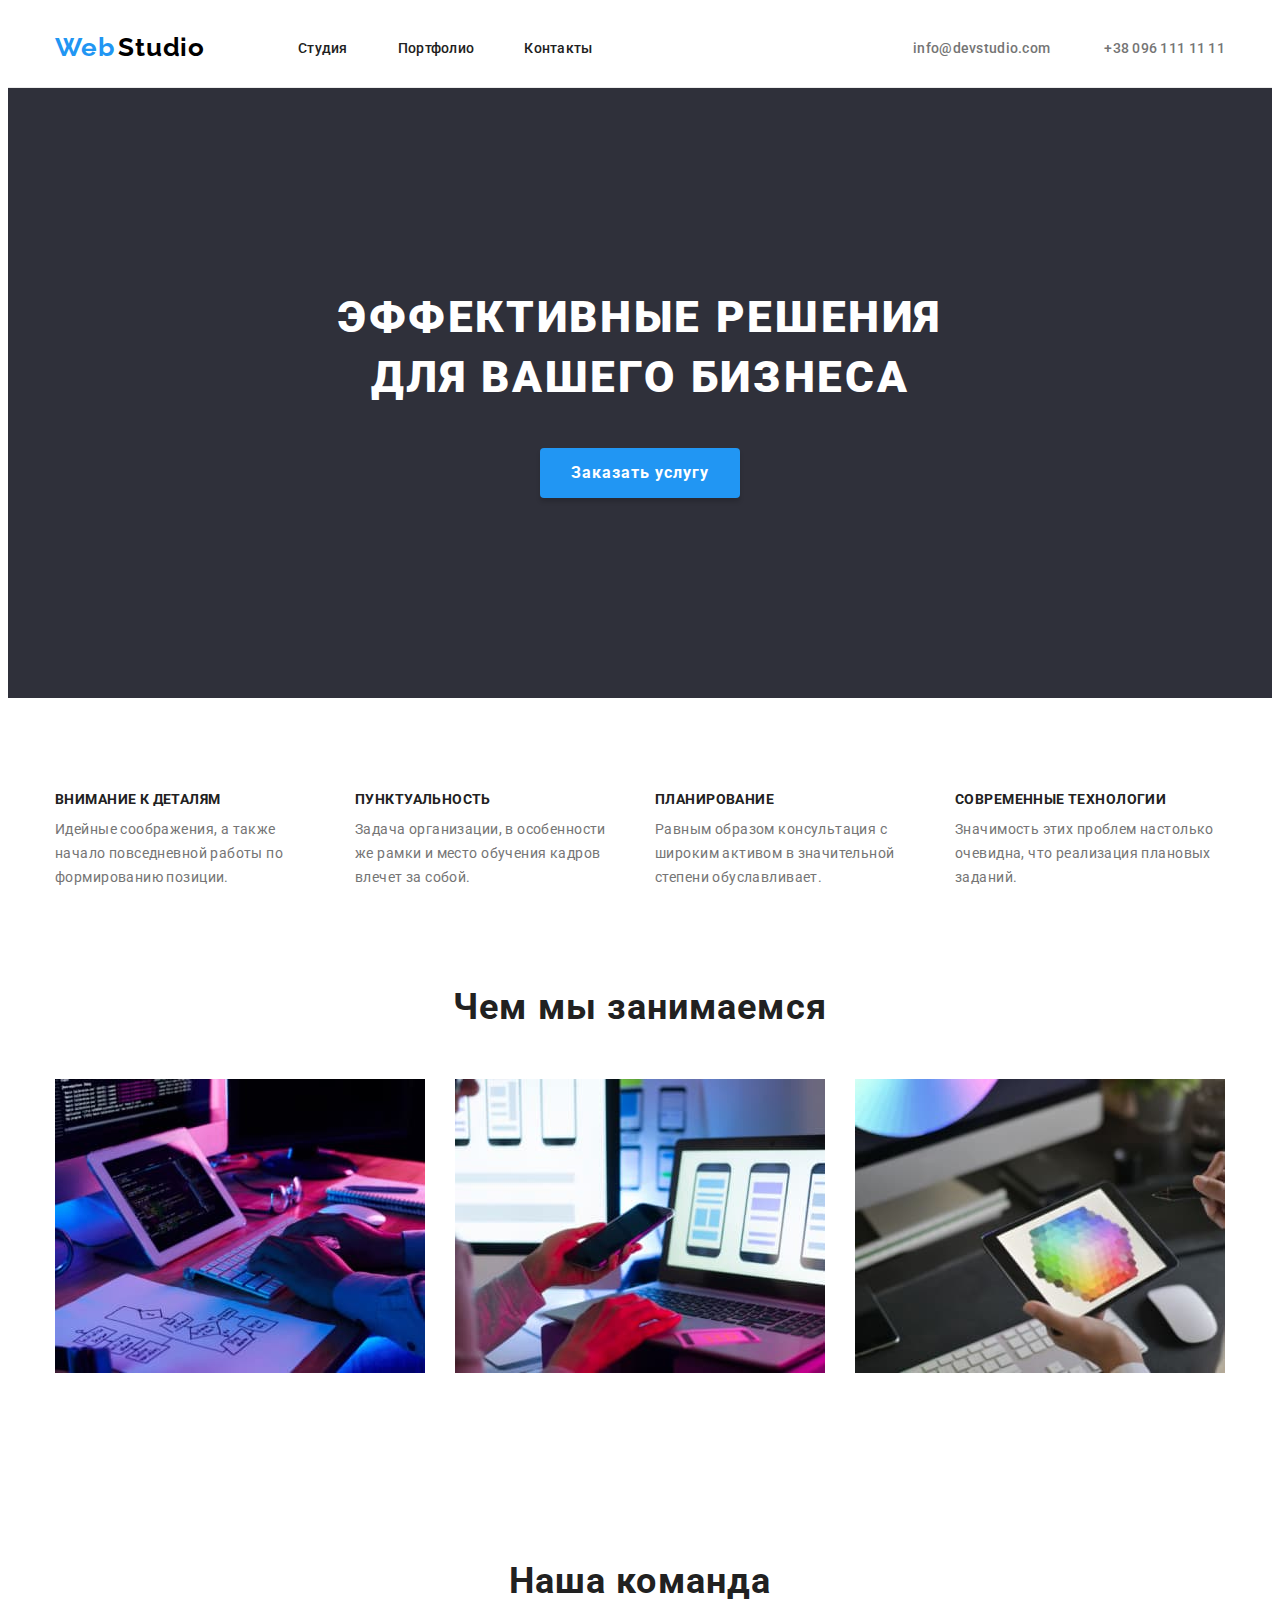
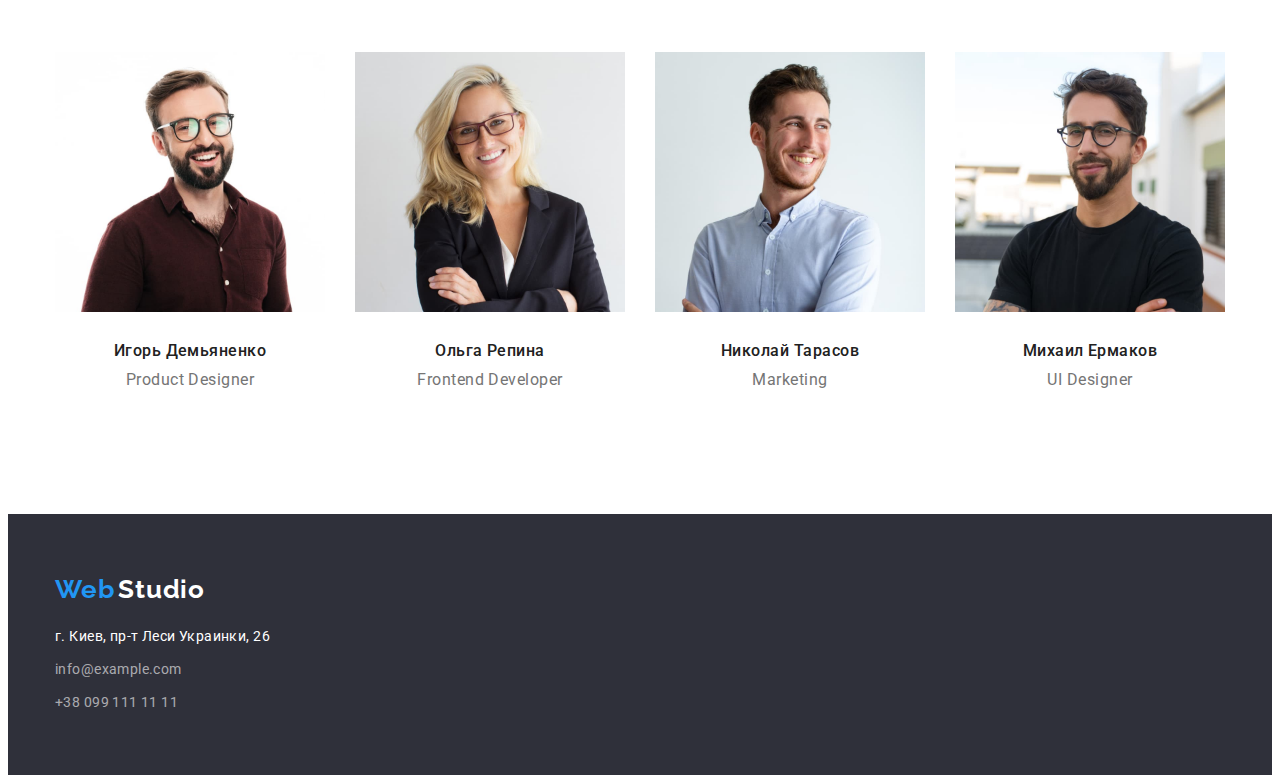
<file: index.html>
<!DOCTYPE html>
<html lang="en">
<head>
    <meta charset="UTF-8">
    <meta http-equiv="X-UA-Compatible" content="IE=edge">
    <meta name="viewport" content="width=device-width, initial-scale=1.0">
    <link rel="preconnect" href="https://fonts.googleapis.com">
    <link rel="preconnect" href="https://fonts.gstatic.com" crossorigin>
    <link href="https://fonts.googleapis.com/css2?family=Raleway:wght@700&family=Roboto:wght@400;500;700;900&display=swap" rel="stylesheet">
    <link rel="stylesheet" 
          href="https://cdnjs.cloudflare.com/ajax/libs/modern-normalize/1.1.0/modern-normalize.min.css" 
          integrity="sha512-wpPYUAdjBVSE4KJnH1VR1HeZfpl1ub8YT/NKx4PuQ5NmX2tKuGu6U/JRp5y+Y8XG2tV+wKQpNHVUX03MfMFn9Q==" 
          crossorigin="anonymous" 
          referrerpolicy="no-referrer" />
    <link rel="stylesheet" href="./css/styles.css">
    <title>webstudio</title>
</head>
<body>
    <header class="header">
        <div class="container">
            <a href="./index.html" class="header-logo item">
                <span class="logo-a">Web</span>
                <span class="logo-b">Studio</span>
            </a>
            <nav>
                <ul class="nav list">
                    <li><a href="./index.html" class="nav-link item">Студия</a></li>
                    <li><a href="./portfolio.html" class="nav-link item">Портфолио</a></li>
                    <li><a href="" class="nav-link item">Контакты</a></li>
                </ul>
            </nav>
            <div class="flex-contact">
                <a href="mailto:info@devstudio.com" class="mail-a item">info@devstudio.com</a>
                <a href="tel:+380961111111" class="tel-a item">+38 096 111 11 11</a>
            </div>
        </div>
    </header>
    <main>
        <section class="section-a">
        <div class="container">
            <div class="main-heading-box">
                <h1 class="main-heading">Эффективные решения для вашего бизнеса</h1>
                <button type="button" class="btn border">Заказать услугу</button> 
            </div>
               
        </div>
        </section>
        <section class="section-b">
            <div class="container">
                <h2 class="visually-hidden">Quality</h2>
                <ul class="section-b-text list">
                    <li class="section-b-item">
                        <h3 class="section-b-subtitle">Внимание к деталям</h3>
                        <p class="section-b-desc">Идейные соображения, а также начало повседневной работы по формированию позиции.</p>
                    </li>
                    <li class="section-b-item">
                        <h3 class="section-b-subtitle">Пунктуальность</h3>
                        <p class="section-b-desc">Задача организации, в особенности же рамки и место обучения кадров влечет за собой.</p>
                    </li>
                    <li class="section-b-item">
                        <h3 class="section-b-subtitle">Планирование</h3>
                        <p class="section-b-desc">Равным образом консультация с широким активом в значительной степени обуславливает.</p>
                    </li>
                    <li class="section-b-item">
                        <h3 class="section-b-subtitle">Современные технологии</h3>
                        <p class="section-b-desc">Значимость этих проблем настолько очевидна, что реализация плановых заданий.</p>
                    </li>
                </ul>
            </div>
        </section>
        <section class="section-c">
            <div class="container">
                <h2 class="section-c-heading">Чем мы занимаемся</h2>
                <ul class="section-c-text list">
                    <li><img src="./img/work-1.jpg" lang="en" alt="work" width="370" height="294"></li>
                    <li><img src="./img/work-2.jpg" lang="en" alt="work" width="370" height="294"></li>
                    <li><img src="./img/work-3.jpg" lang="en" alt="work" width="370" height="294"></li>
                </ul>
            </div>
        </section>
        <section class="section-d">
            <div class="container">
                <h2 class="section-d-heading">Наша команда</h2>
                <ul class="section-d-text list">
                    <li class="section-d-li"><img src="./img/igor.jpg" lang="en" alt="igor" width="270" height="260">
                        <div class="section-d-seb-div">
                            <h3 class="section-d-subtitle">Игорь Демьяненко</h3>
                            <p class="section-d-desc">Product Designer</p>
                        </div>
                    </li>
                    <li class="section-d-li"><img src="./img/olga.jpg" lang="en" alt="olga" width="270" height="260">
                        <div class="section-d-seb-div">
                            <h3 class="section-d-subtitle">Ольга Репина</h3>
                            <p class="section-d-desc">Frontend Developer</p>
                        </div>
                    </li>
                    <li class="section-d-li"><img src="./img/nikolay.jpg" lang="en" alt="nikolay" width="270" height="260">
                        <div class="section-d-seb-div">
                            <h3 class="section-d-subtitle">Николай Тарасов</h3>
                            <p class="section-d-desc">Marketing</p>
                        </div>
                    </li>
                    <li class="section-d-li"><img src="./img/mikhail.jpg" lang="en" alt="mikhail" width="270" height="260">
                        <div class="section-d-seb-div">
                            <h3 class="section-d-subtitle">Михаил Ермаков</h3>
                            <p class="section-d-desc">UI Designer</p>
                        </div>
                    </li>
                </ul>
            </div>
        </section>
        <footer class="footer">
            <div class="container">
                <div class="footer-p">
                    <a href="./index.html" class="item">
                        <span class="logo-a-a">Web</span>
                        <span class="logo-b-b">Studio</span>
                    </a>
                    <address class="footer-address">
                        <a href="https://goo.gl/maps/YqqTpUevkr622uBYA" target="_blank" rel="noopener nofollow noreferrer" class="footer-link item">г. Киев, пр-т Леси Украинки, 26</a>
                        <ul class="footer-text list item">
                            <li class="a-mail-a"><a href="mailto:info@example.com" class="mail item">info@example.com</a></li>
                            <li class="a-tel-a"><a href="tel:+380991111111" class="tel item">+38 099 111 11 11</a></li>
                        </ul>
                    </address>
                </div>
            </div>
        </footer>
    </main>   
</body>
</html>
</file>
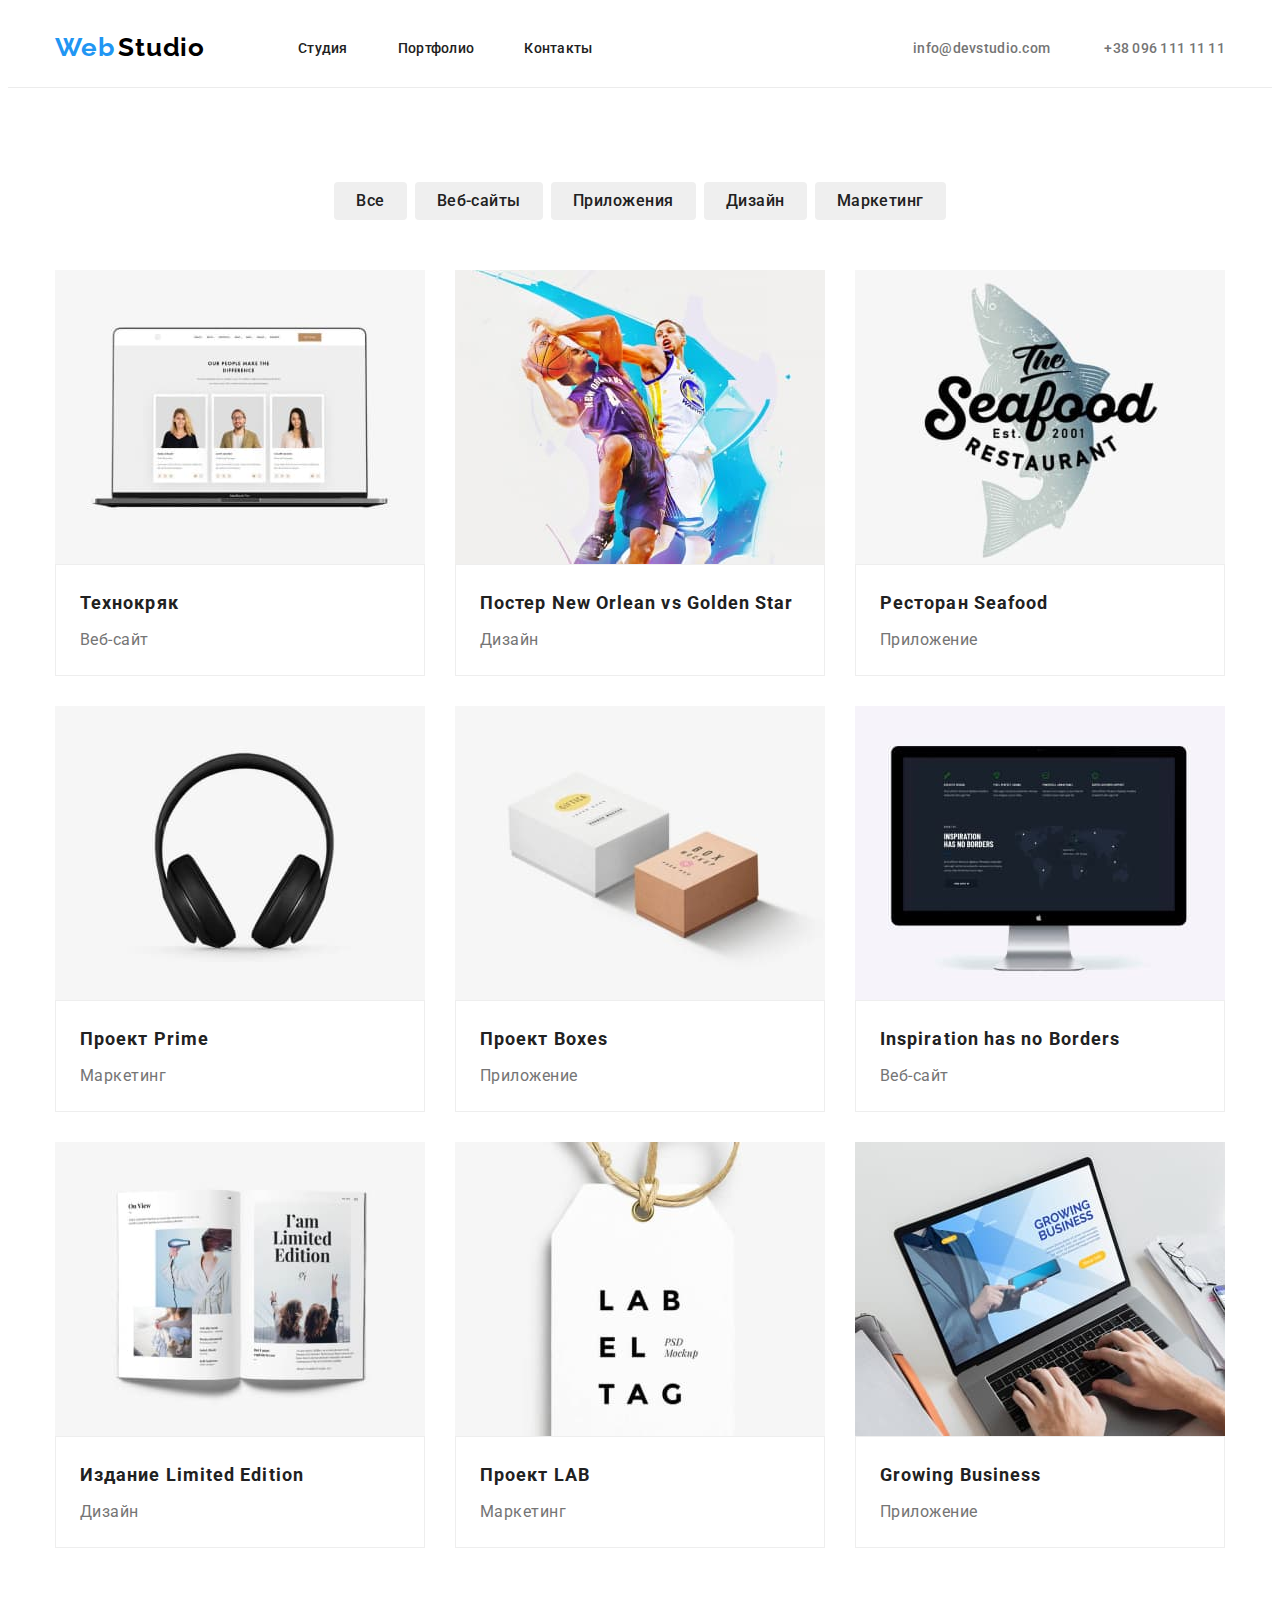
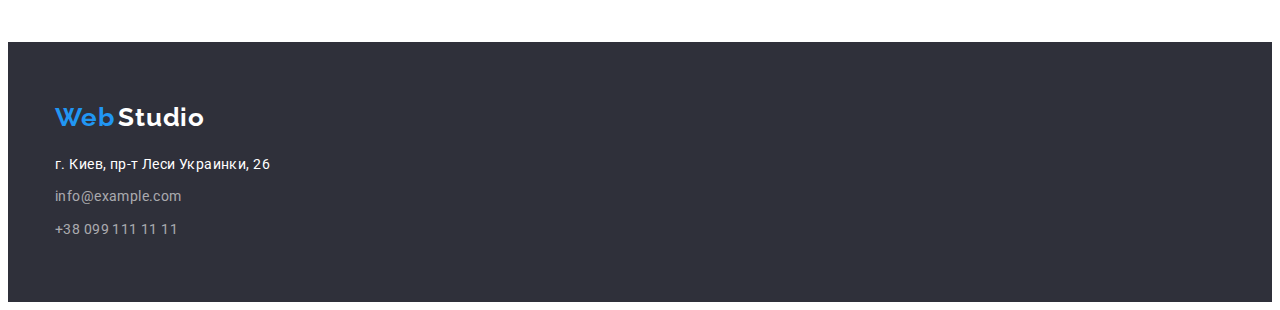
<file: portfolio.html>
<!DOCTYPE html>
<html lang="en">
<head>
    <meta charset="UTF-8">
    <meta http-equiv="X-UA-Compatible" content="IE=edge">
    <meta name="viewport" content="width=device-width, initial-scale=1.0">
    <link rel="preconnect" href="https://fonts.googleapis.com">
    <link rel="preconnect" href="https://fonts.gstatic.com" crossorigin>
    <link href="https://fonts.googleapis.com/css2?family=Raleway:wght@700&family=Roboto:wght@400;500;700;900&display=swap" rel="stylesheet">
    <link rel="stylesheet" href="https://cdnjs.cloudflare.com/ajax/libs/modern-normalize/1.1.0/modern-normalize.min.css" integrity="sha512-wpPYUAdjBVSE4KJnH1VR1HeZfpl1ub8YT/NKx4PuQ5NmX2tKuGu6U/JRp5y+Y8XG2tV+wKQpNHVUX03MfMFn9Q==" crossorigin="anonymous" referrerpolicy="no-referrer" />
    <link rel="stylesheet" href="./css/styles.css">
    <title>portfolio</title>
</head>
<body>
    <header class="header">
        <div class="container">
            <a href="./index.html" class="header-logo item">
                <span class="logo-a">Web</span>
                <span class="logo-b">Studio</span>
            </a>
            <nav>
                <ul class="nav list">
                    <li><a href="./index.html" class="nav-link item">Студия</a></li>
                    <li><a href="./portfolio.html" class="nav-link item">Портфолио</a></li>
                    <li><a href="" class="nav-link item">Контакты</a></li>
                </ul>
            </nav>
            <div class="flex-contact">
                <a href="mailto:info@devstudio.com" class="mail-a item">info@devstudio.com</a>
                <a href="tel:+380961111111" class="tel-a item">+38 096 111 11 11</a>
            </div>
            
        </div>
    </header>
    <main>
        <section class="section-img">
            <div class="container">
                <ul class="section-nav-text list">
                    <li><button type="button" class="btn-title border">Все</button></li>
                    <li><button type="button" class="btn-title border">Веб-сайты</button></li>
                    <li><button type="button" class="btn-title border">Приложения</button></li>
                    <li><button type="button" class="btn-title border">Дизайн</button></li>
                    <li><button type="button" class="btn-title border">Маркетинг</button></li>
                </ul>
                <ul class="section-img-text list">
                    <li>
                        <a href="" class="item"><img src="./img/technoquack.jpg" lang="en" alt="bulletin board" width="370" height="294">
                            <div class="section-text-block">
                                <h3 class="icon-box">Технокряк</h3>
                                <p class="box-p">Веб-сайт</p>
                            </div>
                        </a>
                    </li>
                    <li>
                        <a href="" class="item"><img src="./img/poster.jpg" lang="en" alt="poster" width="370" height="294">
                            <div class="section-text-block">
                                <h3 class="icon-box">Постер New Orlean vs Golden Star</h3>
                                <p class="box-p">Дизайн</p>
                            </div>
                        </a>
                    <li>
                        <a href="" class="item"><img src="./img/seafood.jpg" lang="en" alt="restaurant" width="370" height="294">
                            <div class="section-text-block">
                                <h3 class="icon-box">Ресторан Seafood</h3>
                                <p class="box-p">Приложение</p>
                            </div>
                        </a>
                    </li>
                    <li>
                        <a href="" class="item"><img src="./img/prime.jpg" lang="en" alt="headphones" width="370" height="294">
                            <div class="section-text-block">
                                <h3 class="icon-box">Проект Prime</h3>
                                <p class="box-p">Маркетинг</p>
                            </div>
                        </a>
                    </li>
                    <li>
                        <a href="" class="item"><img src="./img/boxes.jpg" lang="en" alt="boxes" width="370" height="294">
                            <div class="section-text-block">
                                <h3 class="icon-box">Проект Boxes</h3>
                                <p class="box-p">Приложение</p>
                            </div>
                        </a>
                    </li>
                    <li>
                        <a href="" class="item"><img src="./img/inspiration.jpg" lang="en" alt="inspiration has no borders" width="370" height="294">
                            <div class="section-text-block">
                                <h3 class="icon-box">Inspiration has no Borders</h3>
                                <p class="box-p">Веб-сайт</p>
                            </div>
                        </a>
                    </li>
                    <li>
                        <a href="" class="item"><img src="./img/limited-edition.jpg" lang="en" alt="book" width="370" height="294">
                            <div class="section-text-block">
                                <h3 class="icon-box">Издание Limited Edition</h3>
                                <p class="box-p">Дизайн</p>
                            </div>
                        </a>
                    </li>
                    <li>
                        <a href="" class="item"><img src="./img/lab.jpg" lang="en" alt="project lab" width="370" height="294">
                            <div class="section-text-block">
                                <h3 class="icon-box">Проект LAB</h3>
                                <p class="box-p">Маркетинг</p>
                            </div>
                        </a>
                    </li>
                    <li>
                        <a href="" class="item"><img src="./img/growing-business.jpg" lang="en" alt="growing business" width="370" height="294">
                            <div class="section-text-block">
                                <h3 class="icon-box">Growing Business</h3>
                                <p class="box-p">Приложение</p>
                            </div>
                        </a>
                    </li>
                </ul>
            </div>
        </section>
    </main>
    <footer class="footer">
            <div class="container">
                <div class="footer-p">
                        <a href="./index.html" class="item">
                        <span class="logo-a-a">Web</span>
                        <span class="logo-b-b">Studio</span></a>
                    <address class="footer-address">
                        <a href="https://goo.gl/maps/YqqTpUevkr622uBYA" target="_blank" rel="noopener nofollow noreferrer" class="footer-link item">г. Киев, пр-т Леси Украинки, 26</a>
                        <ul class="footer-text list item">
                            <li class="a-mail-a"><a href="mailto:info@example.com" class="mail item">info@example.com</a></li>
                            <li class="a-tel-a"><a href="tel:+380991111111" class="tel item">+38 099 111 11 11</a></li>
                        </ul>
                    </address>
                </div>
            </div>
    </footer>
</body>
</html>
</file>
<file: css/styles.css>
:root {
    --main-color-text: #757575;
    --typical-lh: 1.19;
    --main-nav-lh: 1.14;
    --typical-link-lh: 1.71;
}

body {
    font-family: 'Roboto', sans-serif;
    color: #212121;
}

* {
    box-sizing: border-box;
}

p, 
h1, 
h2, 
h3, 
h4, 
h5, 
h6 {
    margin: 0;
}

ul {
    margin: 0;
    padding: 0;
}

.list {
    list-style: none;
}

.item {
    text-decoration: none;
}

.border {
    border: none;
}

img {
    display: block;
}

.header .container {
    display: flex;
    align-items: center;
}

.container {
    width: 1200px;
    padding: 0 15px;
    margin: 0 auto;
    
}

.header {
    border-bottom: 1px solid #ececec;
    padding-top: 24px;
    padding-bottom: 24px;
}

.logo-a,
.logo-a-a {
    font-family: 'Raleway';
    font-weight: 700;
    font-size: 26px;
    line-height: var(--typical-lh);
    letter-spacing: 0.03em;
    color: #2196F3;
}
.logo-b {  
    font-family: 'Raleway';
    font-weight: 700;
    font-size: 26px;
    line-height: var(--typical-lh);
    letter-spacing: 0.03em;
    color: #000000;
}
.logo-b-b {
    font-family: 'Raleway';
    font-weight: 700;
    font-size: 26px;
    line-height: var(--typical-lh);
    letter-spacing: 0.03em;
    color: #FFFFFF;
}

.header-logo {
    margin-right: 93px;
}

.nav {
    display: flex;
    column-gap: 50px;
}

.flex-contact {
    margin-left: auto;
    gap: 50px;
}

.nav-link {
    font-style: normal;
    font-weight: 500;
    font-size: 14px;
    line-height: var(--main-nav-lh);
    letter-spacing: 0.02em;
    color: #212121;
}
.mail-a:hover, 
.tel-a:hover, 
.nav-link:hover {
    color: #2196F3;
}

.mail-a:focus, 
.tel-a:focus, 
.nav-link:focus {
    color: #2196F3;
}

.mail {
    font-family: 'Roboto';
    font-weight: 400;
    font-style: normal;
    font-size: 14px;
    line-height: 1.71;
    letter-spacing: 0.03em;
    color: rgba(255, 255, 255, 0.6);
    
}
.tel {
    font-family: 'Roboto';
    font-weight: 400;
    font-style: normal;
    font-size: 14px;
    line-height: 1.71;
    letter-spacing: 0.03em;
    color: rgba(255, 255, 255, 0.6);
    
}

.mail-a {
    font-family: 'Roboto';
    font-weight: 500;
    font-size: 14px;
    line-height: 1.14;
    letter-spacing: 0.02em;
    color: #757575;
}
.tel-a {
    font-family: 'Roboto';
    font-weight: 500;
    font-size: 14px;
    line-height: 1.14;
    letter-spacing: 0.02em;
    color: #757575;
    margin-left: 50px;
}

.a-mail-a {
    margin-bottom: 9px;
}

.section-a {
    background: #2F303A;
    padding: 200px 0 200px;
}

.main-heading {
    font-weight: 900;
    letter-spacing: 0.06em;
    font-size: 44px;
    line-height: 1.36;
    text-transform: uppercase;
    color: #FFFFFF;
    text-align: center;
    max-width: 650px;
    height: 120px;
    margin: 0 auto;
    
}

.section-a .container {
    
}

.main-heading-box {
    margin: 0 auto;
}

.btn {
    font-family: 'Roboto';
    font-weight: 700;
    font-size: 16px;
    line-height: 1.87;
    letter-spacing: 0.06em;
    color: #FFFFFF;
    background-color: #2196F3;
    min-width: 200px;
    min-height: 50px;
    display: block;
    margin: 0 auto;
    margin-top: 40px;
    box-shadow: 0px 4px 4px rgba(0, 0, 0, 0.15);
    border-radius: 4px;
}

.section-b {
    padding-top: 94px;
}

.section-b-text {
    display: flex;
    gap: 30px;
}

.section-b-item {
    width: 270px;
    min-height: 101px;
}

.section-b-subtitle {
    font-weight: 700;
    font-size: 14px;
    line-height: 1.14;
    letter-spacing: 0.03em;
    text-transform: uppercase;
    color: #212121;
    margin-bottom: 10px;
}

.section-b-desc {
    font-size: 14px;
    line-height: 1.71;
    letter-spacing: 0.03em;
    color: var(--main-color-text);
}

.section-c {
    padding-top: 94px;
    padding-bottom: 94px;
}

.section-c-heading {
    font-weight: 700;
    font-size: 36px;
    line-height: 1.16;
    text-align: center;
    letter-spacing: 0.03em;
    color: #212121;
    margin-bottom: 50px;
}

.section-c-text {
    display: flex;
    gap: 30px;
}

.section-d {
    padding-top: 94px;
    padding-bottom: 94px;
}

.section-d-heading {
    font-weight: 700;
    font-size: 36px;
    line-height: 1.16;
    text-align: center;
    letter-spacing: 0.03em;
    color: #212121;
    margin-bottom: 50px;
}

.section-d-text {
    display: flex;
    gap: 30px;
}

.section-d-subtitle {
    font-weight: 500;
    font-size: 16px;
    line-height: 1.18;
    letter-spacing: 0.03em;
    color: #212121;
    margin-bottom: 10px;

}

.section-d-li {
    width: calc((100% - 90px) / 4);
}

.section-d-seb-div {
    padding-top: 30px;
    padding-bottom: 30px;
    padding-left: 10px;
    padding-right: 10px;
    text-align: center;
}

.section-d-desc {
    font-size: 16px;
    line-height: 1.18;
    letter-spacing: 0.03em;
    color: var(--main-color-text);
}

.footer {
    background: #2F303A;
    padding-top: 60px;
    padding-bottom: 60px;
}

.footer-link {
    font-style: normal;
    font-size: 14px;
    line-height: var(--typical-link-lh);
    letter-spacing: 0.03em;
    color: #FFFFFF;
}

.footer-text {
    margin-top: 9px;

}

.footer-p {
    
}

.footer-address {
    margin-top: 20px;
}


.section-nav-text {
    display: flex;
    gap: 8px;
    justify-content: center;
}

.btn-title {
    font-family: 'Roboto';
    font-weight: 500;
    font-size: 16px;
    line-height: 1.62;
    letter-spacing: 0.03em;
    color: #212121;
    border-radius: 4px;
    padding: 6px 22px;
}

.btn-title:hover{
    background: #2196F3;
    color: #FFFFFF;
}

.section-img {
    padding-top: 94px;
    padding-bottom: 94px;
}

.section-img-text {
    display: flex;
    flex-wrap: wrap;
    gap: 30px;
    margin-top: 50px;
}

.section-text-block {
    padding: 20px 24px;
    border: 1px solid #EEEEEE;
}

.icon-box {
    font-weight: 700;
    font-size: 18px;
    line-height: 2;
    letter-spacing: 0.06em;
    color: #212121;
    margin-bottom: 4px;
}

.box-p {
    font-size: 16px;
    line-height: 1.87;
    letter-spacing: 0.03em;
    color: var(--main-color-text);

}

.visually-hidden {
    position: absolute;
    white-space: nowrap;
    width: 1px;
    height: 1px;
    overflow: hidden;
    border: 0;
    padding: 0;
    clip: rect(0 0 0 0);
    clip-path: inset(50%);
    margin: -1px;
}
</file>
